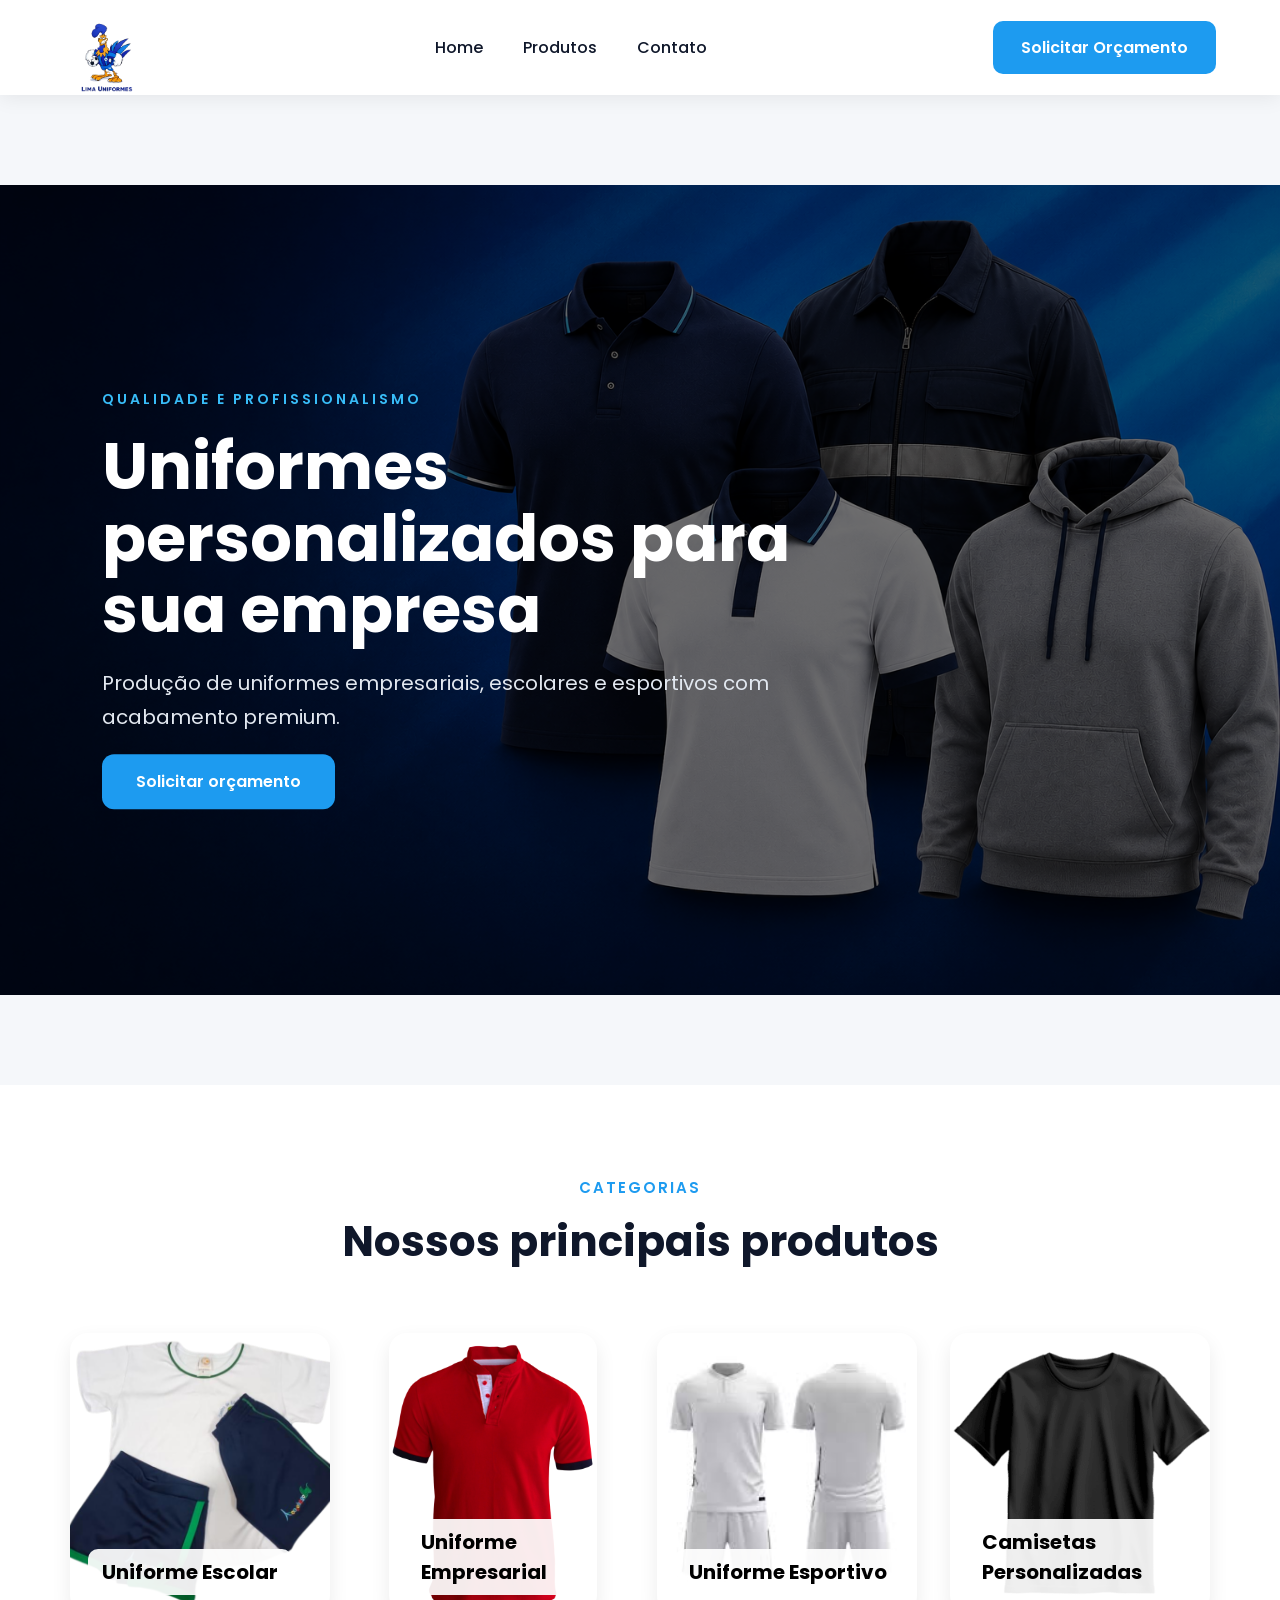
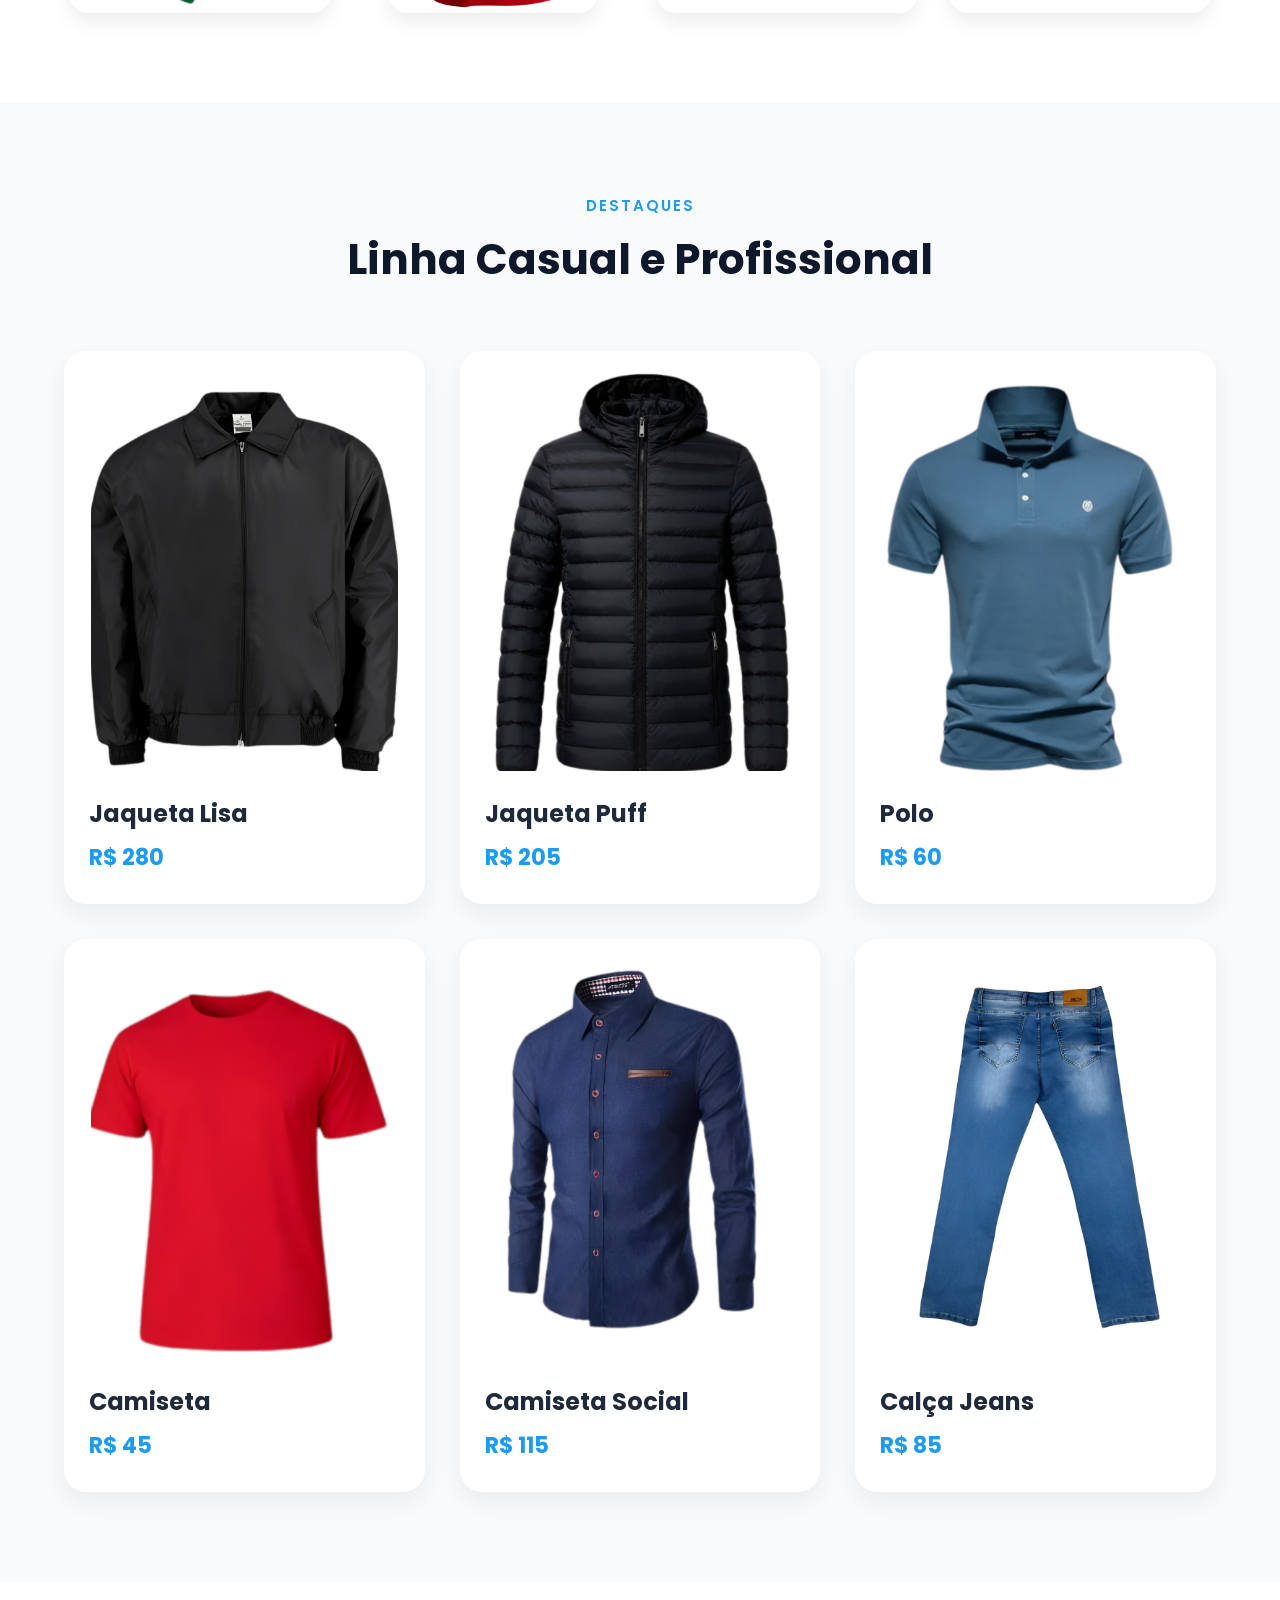
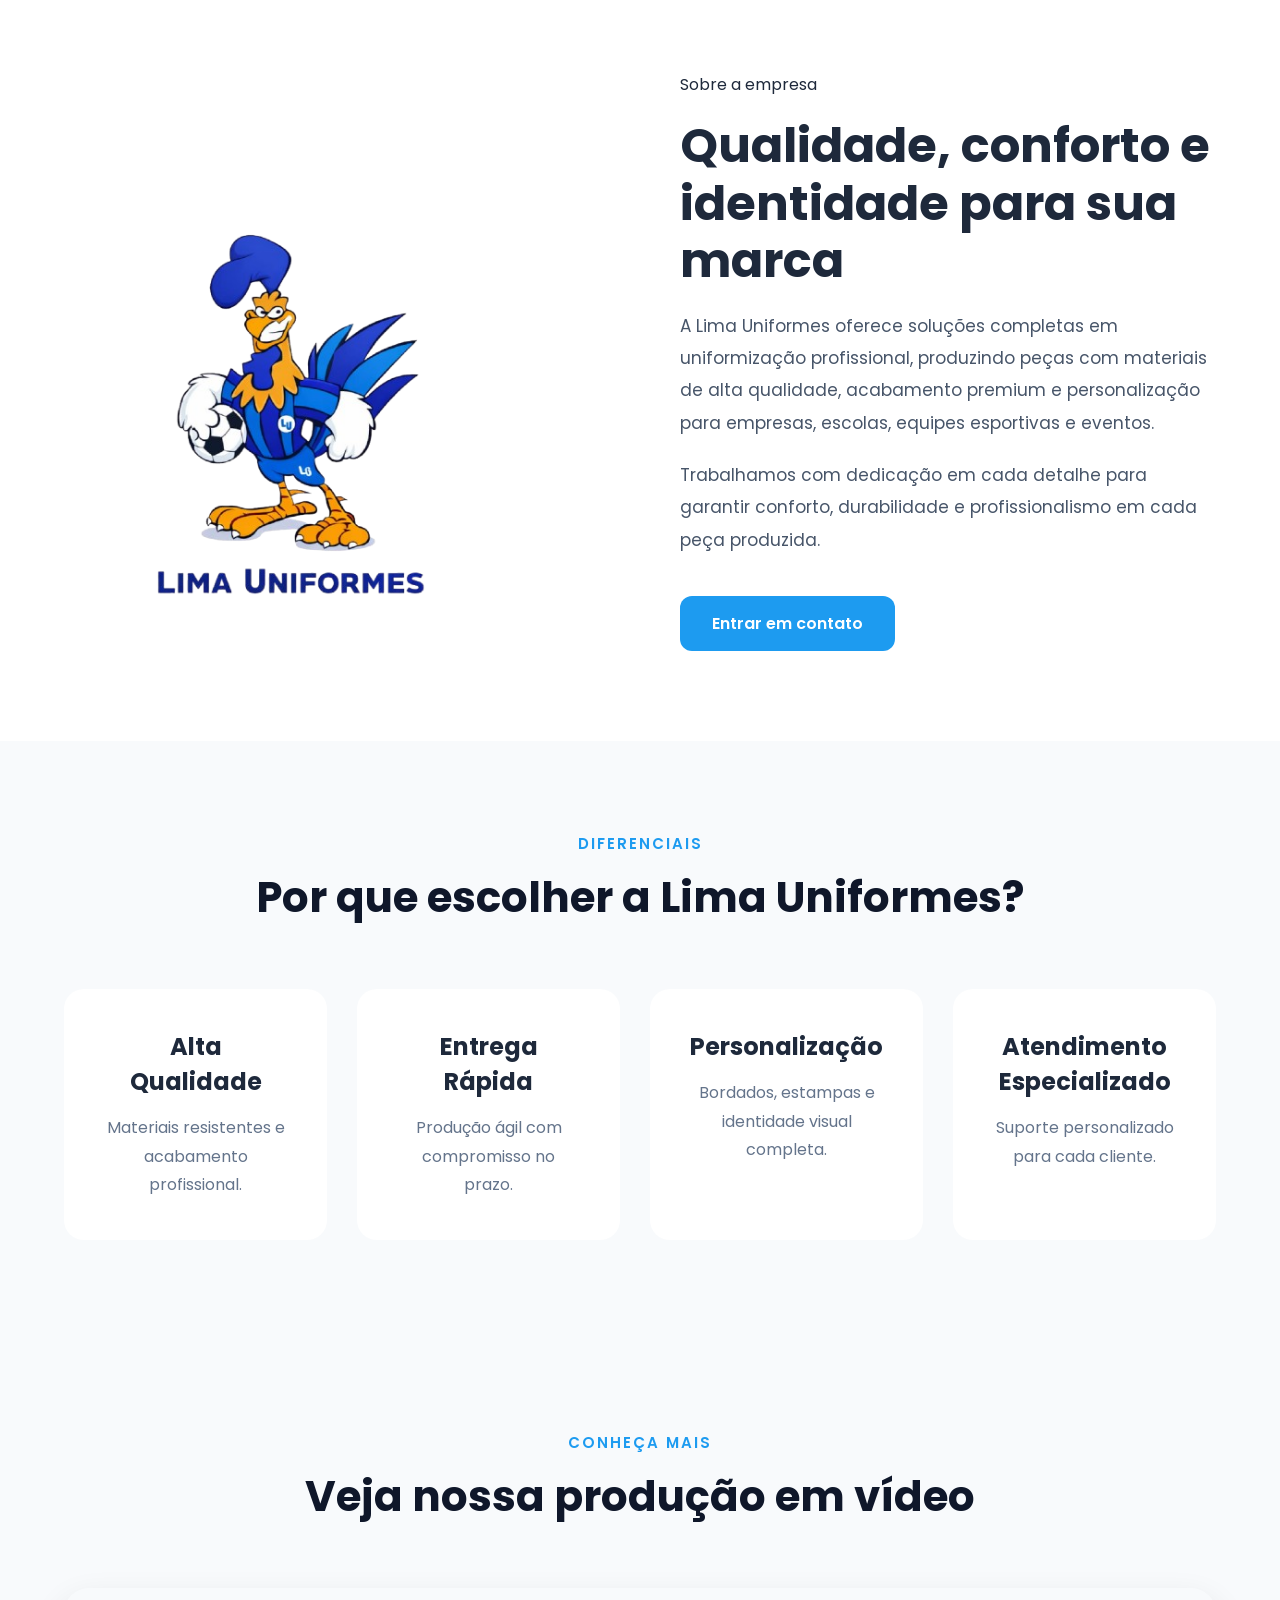
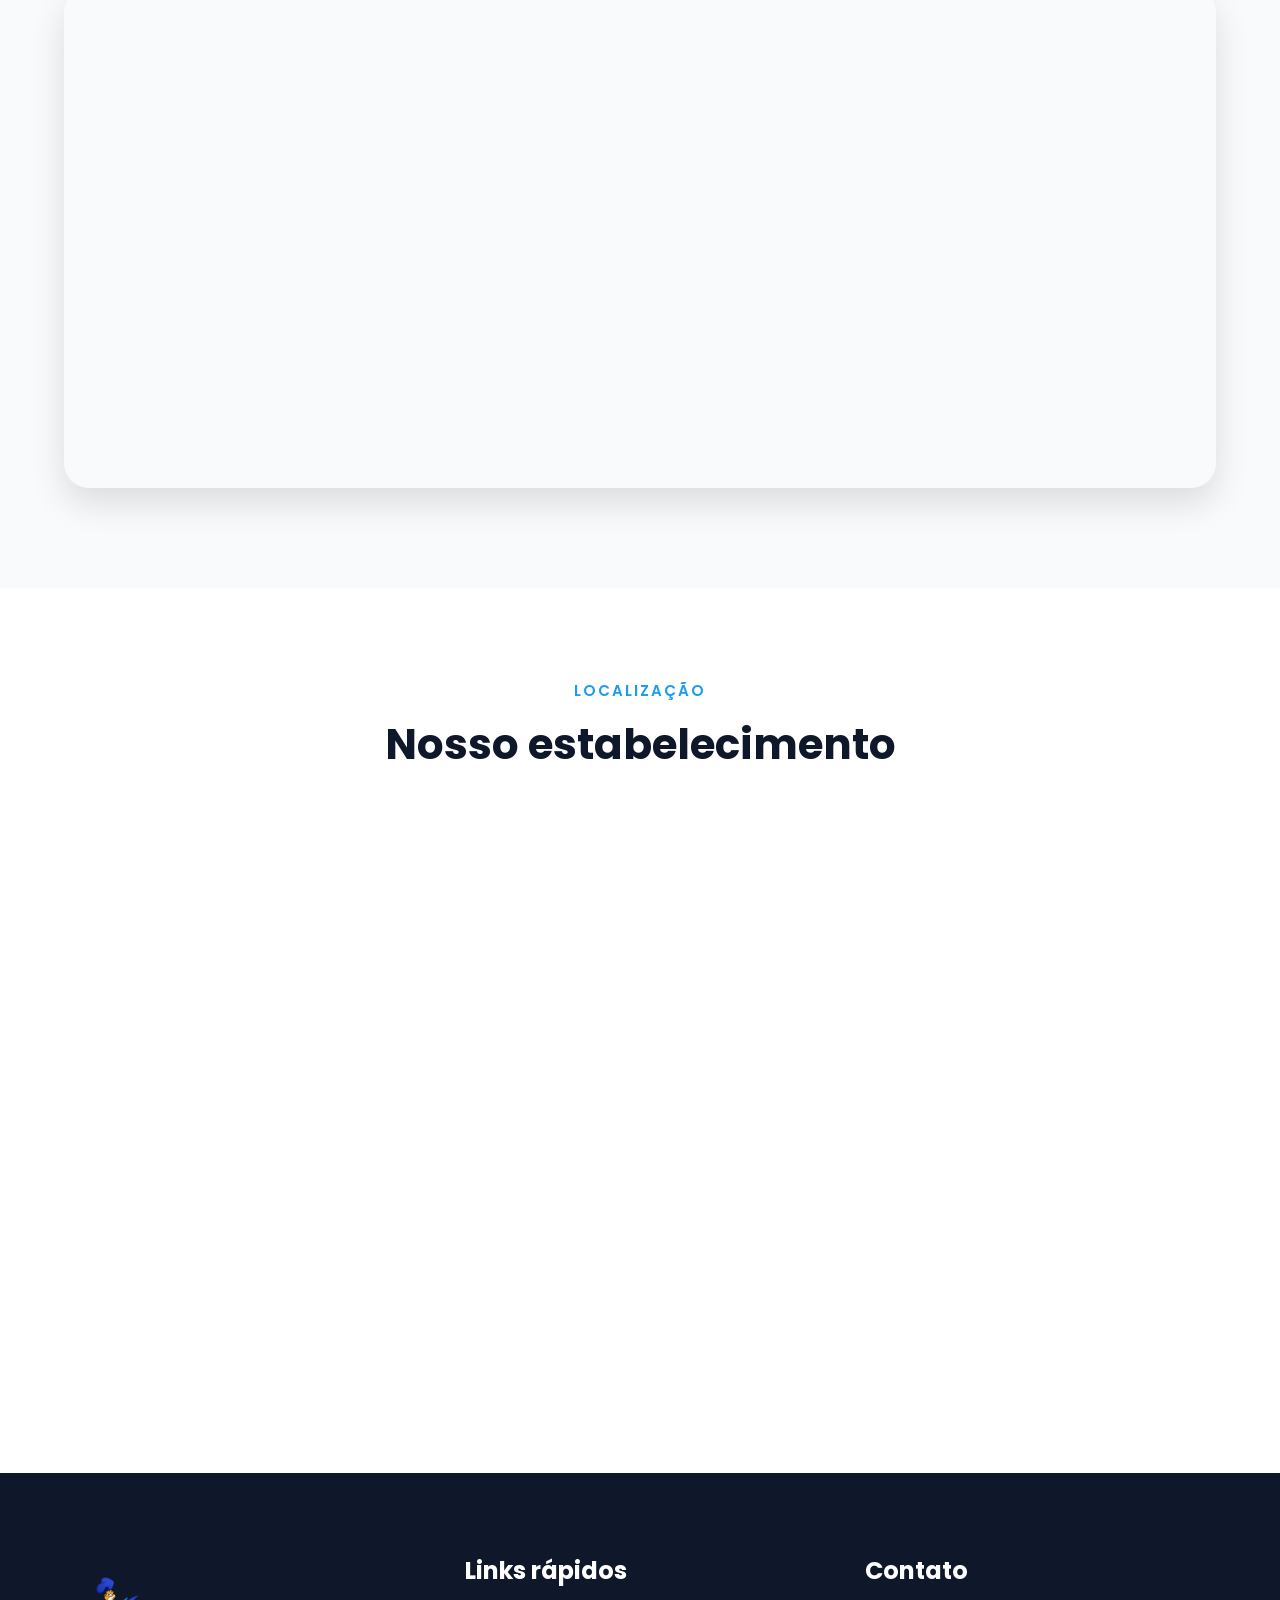
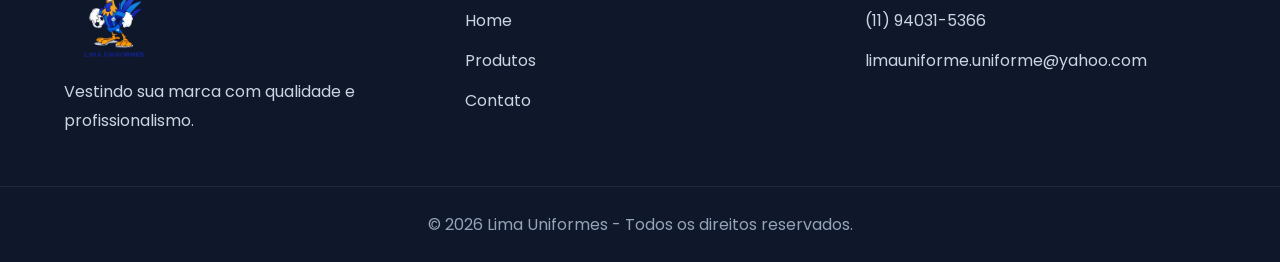
<file: index.html>
<!DOCTYPE html>
<html lang="pt-br">

<head>
    <meta charset="UTF-8">
    <meta name="viewport" content="width=device-width, initial-scale=1.0">

    <title>Lima Uniformes</title>

    <link rel="stylesheet" href="css/estilo.css">
    <link rel="shortcut icon" href="img/logo.png" type="image/x-icon">

    <!-- Fonte -->
    <link rel="preconnect" href="https://fonts.googleapis.com">
    <link rel="preconnect" href="https://fonts.gstatic.com" crossorigin>

    <link href="https://fonts.googleapis.com/css2?family=Poppins:wght@300;400;500;600;700&display=swap"
        rel="stylesheet">
</head>

<body>

    <header class="header">

        <div class="container header-container">

            <a href="index.html" class="logo-area">
                <img src="img/logo.png" alt="Lima Uniformes" class="logo">
            </a>

            <nav class="navbar">

                <ul class="menu">

                    <li><a href="index.html">Home</a></li>

                    <li><a href="produtos.html">Produtos</a></li>

                    <li><a href="contato.html">Contato</a></li>

                </ul>

            </nav>

            <a href="https://wa.me/5511940315366" target="_blank" class="btn-whatsapp">
                Solicitar Orçamento
            </a>

        </div>

    </header>

    <section class="banner">

        <div class="slider">

            <div class="slide active">
                <img src="img/banner1.png" alt="Uniformes Profissionais">

                <div class="slide-text">

                    <span class="mini-text">
                        Qualidade e Profissionalismo
                    </span>

                    <h1>
                        Uniformes personalizados para sua empresa
                    </h1>

                    <p>
                        Produção de uniformes empresariais, escolares e esportivos
                        com acabamento premium.
                    </p>

                    <a href="contato.html" class="btn-banner">
                        Solicitar orçamento
                    </a>

                </div>
            </div>

            <div class="slide">
                <img src="img/banner2.png" alt="Moda Casual">

                <div class="slide-text">

                    <span class="mini-text">
                        Linha Casual
                    </span>

                    <h1>
                        Jaquetas, camisetas e moletons
                    </h1>

                    <p>
                        Conforto, estilo e qualidade para o dia a dia.
                    </p>

                    <a href="produtos.html" class="btn-banner">
                        Ver produtos
                    </a>

                </div>
            </div>

            <div class="slide">
                <img src="img/banner3.png" alt="Uniformes Escolares">

                <div class="slide-text">

                    <span class="mini-text">
                        Atendimento Completo
                    </span>

                    <h1>
                        Uniformização para todos os segmentos
                    </h1>

                    <p>
                        Escolas, empresas, eventos, comércios e equipes esportivas.
                    </p>

                    <a href="contato.html" class="btn-banner">
                        Falar conosco
                    </a>

                </div>
            </div>

        </div>

    </section>

    <section class="categorias">

        <div class="container">

            <div class="section-title">

                <span>Categorias</span>

                <h2>
                    Nossos principais produtos
                </h2>

            </div>

            <div class="categorias-grid">

                <div class="categoria-card">
                    <img src="img/produtos4.png" alt="">
                    <h3>Uniforme Escolar</h3>
                </div>

                <div class="categoria-card">
                    <img src="img/produtos5.png" alt="">
                    <h3>Uniforme Empresarial</h3>
                </div>

                <div class="categoria-card">
                    <img src="img/produtos1.jpg" alt="">
                    <h3>Uniforme Esportivo</h3>
                </div>

                <div class="categoria-card">
                    <img src="img/produtos6.png" alt="">
                    <h3>Camisetas Personalizadas</h3>
                </div>

            </div>

        </div>

    </section>

    <section class="produtos">

        <div class="container">

            <div class="section-title">

                <span>Destaques</span>

                <h2>
                    Linha Casual e Profissional
                </h2>

            </div>

            <div class="produtos-grid">

                <div class="produto-card">
                    <img src="img/jaquetalisa.png" alt="">
                    <h3>Jaqueta Lisa</h3>
                    <p>R$ 280</p>
                </div>

                <div class="produto-card">
                    <img src="img/jaquetapuff.png" alt="">
                    <h3>Jaqueta Puff</h3>
                    <p>R$ 205</p>
                </div>

                <div class="produto-card">
                    <img src="img/polo.png" alt="">
                    <h3>Polo</h3>
                    <p>R$ 60</p>
                </div>

                <div class="produto-card">
                    <img src="img/camiseta.png" alt="">
                    <h3>Camiseta</h3>
                    <p>R$ 45</p>
                </div>

                <div class="produto-card">
                    <img src="img/camisetasocial.png" alt="">
                    <h3>Camiseta Social</h3>
                    <p>R$ 115</p>
                </div>

                <div class="produto-card">
                    <img src="img/calcajeans.png" alt="">
                    <h3>Calça Jeans</h3>
                    <p>R$ 85</p>
                </div>

            </div>

        </div>

    </section>

    <section class="sobre">

        <div class="container sobre-container">

            <div class="sobre-img">
                <img src="img/logo.png" alt="Lima Uniformes">
            </div>

            <div class="sobre-text">

                <span>Sobre a empresa</span>

                <h2>
                    Qualidade, conforto e identidade para sua marca
                </h2>

                <p>
                    A Lima Uniformes oferece soluções completas em uniformização
                    profissional, produzindo peças com materiais de alta qualidade,
                    acabamento premium e personalização para empresas, escolas,
                    equipes esportivas e eventos.
                </p>

                <p>
                    Trabalhamos com dedicação em cada detalhe para garantir conforto,
                    durabilidade e profissionalismo em cada peça produzida.
                </p>

                <a href="contato.html" class="btn-sobre">
                    Entrar em contato
                </a>

            </div>

        </div>

    </section>

    <section class="diferenciais">

        <div class="container">

            <div class="section-title">

                <span>Diferenciais</span>

                <h2>
                    Por que escolher a Lima Uniformes?
                </h2>

            </div>

            <div class="diferenciais-grid">

                <div class="diferencial-card">
                    <h3>Alta Qualidade</h3>
                    <p>
                        Materiais resistentes e acabamento profissional.
                    </p>
                </div>

                <div class="diferencial-card">
                    <h3>Entrega Rápida</h3>
                    <p>
                        Produção ágil com compromisso no prazo.
                    </p>
                </div>

                <div class="diferencial-card">
                    <h3>Personalização</h3>
                    <p>
                        Bordados, estampas e identidade visual completa.
                    </p>
                </div>

                <div class="diferencial-card">
                    <h3>Atendimento Especializado</h3>
                    <p>
                        Suporte personalizado para cada cliente.
                    </p>
                </div>

            </div>

        </div>

    </section>

<section class="video-section">

    <div class="container">

        <div class="section-title">

            <span>Conheça mais</span>

            <h2>
                Veja nossa produção em vídeo
            </h2>

        </div>

        <div class="video-container">

            <iframe
                width="100%"
                height="500"
                src="https://www.youtube.com/embed/9uqP5lCK4ps"
                title="Vídeo Lima Uniformes"
                frameborder="0"
                allow="accelerometer; autoplay; clipboard-write; encrypted-media; gyroscope; picture-in-picture"
                allowfullscreen>
            </iframe>

        </div>

    </div>

</section>

<section class="mapa">

    <div class="container">

        <div class="section-title">

            <span>Localização</span>

            <h2>
                Nosso estabelecimento
            </h2>

        </div>

        <iframe
            src="https://www.google.com/maps/embed?pb=!1m18!1m12!1m3!1d3656.1766699601385!2d-46.48048!3d-23.597996100000003!2m3!1f0!2f0!3f0!3m2!1i1024!2i768!4f13.1!3m3!1m2!1s0x94ce67cda4017adf%3A0x61f97e5f3dbc8b3a!2sR.%20%C3%82ngelo%20Malanga%2C%20462%20-%20Cidade%20S%C3%A3o%20Mateus%2C%20S%C3%A3o%20Paulo%20-%20SP%2C%2003960-030!5e0!3m2!1spt-BR!2sbr!4v1778968969639!5m2!1spt-BR!2sbr"
            width="800"
            height="600"
            style="border:0;"
            allowfullscreen=""
            loading="lazy"
            referrerpolicy="no-referrer-when-downgrade">
        </iframe>

    </div>

</section>

    <footer class="footer">

        <div class="container footer-container">

            <div class="footer-logo">

                <img src="img/logo.png" alt="Lima Uniformes">

                <p>
                    Vestindo sua marca com qualidade e profissionalismo.
                </p>

            </div>

            <div class="footer-links">

                <h3>Links rápidos</h3>

                <a href="index.html">Home</a>
                <a href="produtos.html">Produtos</a>
                <a href="contato.html">Contato</a>

            </div>

            <div class="footer-contato">

                <h3>Contato</h3>

                <p>(11) 94031-5366</p>

                <p>
                    limauniforme.uniforme@yahoo.com
                </p>

            </div>

        </div>

        <div class="footer-bottom">

            <p>
                © 2026 Lima Uniformes - Todos os direitos reservados.
            </p>

        </div>

    </footer>

    <script>

        let slides = document.querySelectorAll('.slide');
        let currentSlide = 0;

        function nextSlide() {

            slides[currentSlide].classList.remove('active');

            currentSlide = (currentSlide + 1) % slides.length;

            slides[currentSlide].classList.add('active');
        }

        setInterval(nextSlide, 5000);

    </script>

</body>

</html>
</file>
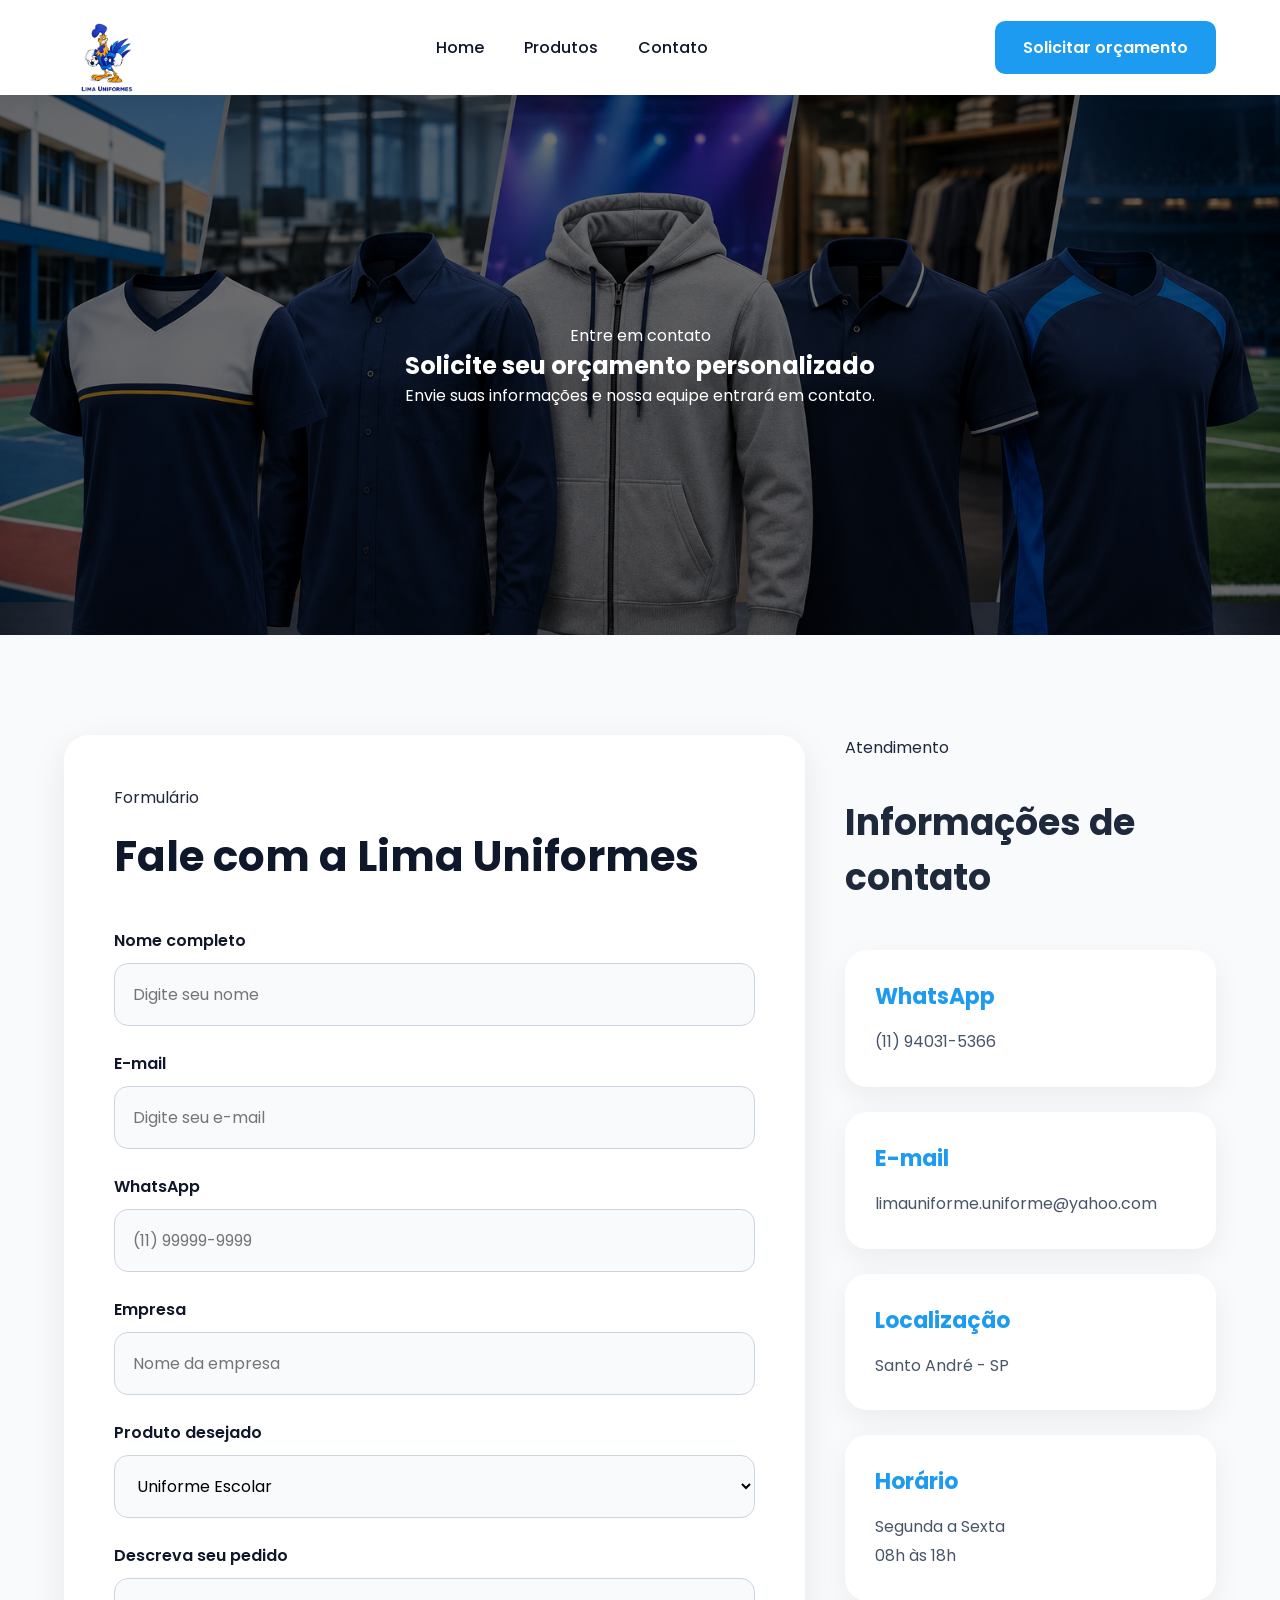
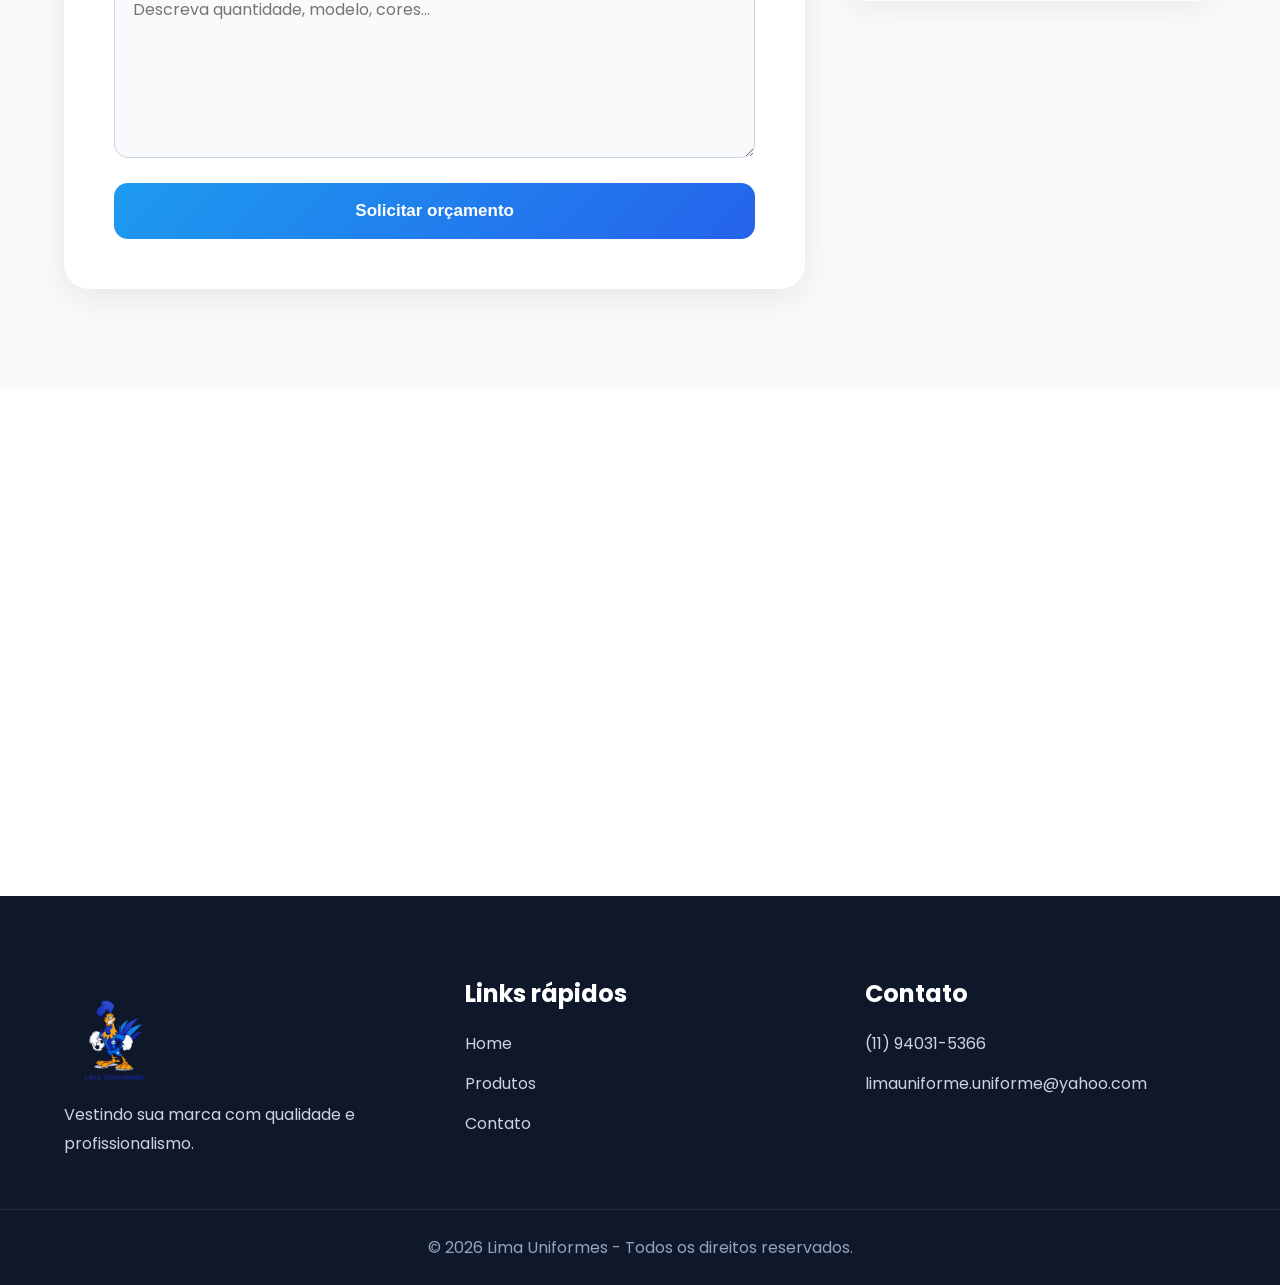
<file: contato.html>
<!DOCTYPE html>
<html lang="pt-br">

<head>

    <meta charset="UTF-8">
    <meta name="viewport" content="width=device-width, initial-scale=1.0">

    <title>Contato | Lima Uniformes</title>

    <link rel="shortcut icon" href="img/logo.png" type="image/x-icon">
    
    <link rel="stylesheet" href="css/contato.css">

    <!-- Fonte -->
    <link rel="preconnect" href="https://fonts.googleapis.com">
    <link rel="preconnect" href="https://fonts.gstatic.com" crossorigin>

    <link href="https://fonts.googleapis.com/css2?family=Poppins:wght@300;400;500;600;700&display=swap"
        rel="stylesheet">

</head>

<body>

    <header class="header">

        <div class="container header-container">

            <a href="index.html" class="logo-area">
                <img src="img/logo.png" alt="Lima Uniformes" class="logo">
            </a>

            <nav class="navbar">

                <ul class="menu">

                    <li><a href="index.html">Home</a></li>

                    <li><a href="produtos.html">Produtos</a></li>

                    <li><a href="contato.html" class="active">Contato</a></li>

                </ul>

            </nav>

            <a href="https://wa.me/5511940315366"
                target="_blank"
                class="btn-whatsapp">

                Solicitar orçamento

            </a>

        </div>

    </header>

    <section class="banner-contato">

        <img src="img/banner3.png"
            alt="Banner Contato Lima Uniformes"
            class="banner-contato-img">

        <div class="overlay"></div>

        <div class="banner-content">

            <span class="mini-text">
                Entre em contato
            </span>

            <h1>
                Solicite seu orçamento personalizado
            </h1>

            <p>
                Envie suas informações e nossa equipe entrará em contato.
            </p>

        </div>

    </section>

    <main class="contato-page">

        <div class="container contato-container">

            <div class="formulario-contato">

                <span class="mini-text">
                    Formulário
                </span>

                <h2>
                    Fale com a Lima Uniformes
                </h2>

                <form action="https://formspree.io/f/xredzqdy"
    method="POST"
    class="formulario">

    <input type="hidden" name="_subject" value="Novo orçamento - Lima Uniformes">

    <div class="input-group">
        <label>Nome completo</label>
        <input type="text" name="nome" placeholder="Digite seu nome" required>
    </div>

    <div class="input-group">
        <label>E-mail</label>
        <input type="email" name="email" placeholder="Digite seu e-mail" required>
    </div>

    <div class="input-group">
        <label>WhatsApp</label>
        <input type="tel" name="whatsapp" placeholder="(11) 99999-9999" required>
    </div>

    <div class="input-group">
        <label>Empresa</label>
        <input type="text" name="empresa" placeholder="Nome da empresa">
    </div>

    <div class="input-group">
        <label>Produto desejado</label>
        <select name="produto">
            <option>Uniforme Escolar</option>
            <option>Uniforme Empresarial</option>
            <option>Uniforme Esportivo</option>
            <option>Camiseta Personalizada</option>
            <option>Jaqueta</option>
            <option>Moletom</option>
            <option>Outro</option>
        </select>
    </div>

    <div class="input-group">
        <label>Descreva seu pedido</label>
        <textarea name="descricao"
            placeholder="Descreva quantidade, modelo, cores..."
            required></textarea>
    </div>

    <button type="submit" class="btn-enviar">
        Solicitar orçamento
    </button>

</form>
            </div>

            <div class="info-contato">

                <span class="mini-text">
                    Atendimento
                </span>

                <h2>
                    Informações de contato
                </h2>

                <div class="info-card">

                    <h3>
                        WhatsApp
                    </h3>

                    <p>
                        (11) 94031-5366
                    </p>

                </div>

                <div class="info-card">

                    <h3>
                        E-mail
                    </h3>

                    <p>
                        limauniforme.uniforme@yahoo.com
                    </p>

                </div>

                <div class="info-card">

                    <h3>
                        Localização
                    </h3>

                    <p>
                        Santo André - SP
                    </p>

                </div>

                <div class="info-card">

                    <h3>
                        Horário
                    </h3>

                    <p>
                        Segunda a Sexta
                        <br>
                        08h às 18h
                    </p>

                </div>

            </div>

        </div>

    </main>

    <section class="mapa">

       <iframe
            src="https://www.google.com/maps/embed?pb=!1m18!1m12!1m3!1d3656.1766699601385!2d-46.48048!3d-23.597996100000003!2m3!1f0!2f0!3f0!3m2!1i1024!2i768!4f13.1!3m3!1m2!1s0x94ce67cda4017adf%3A0x61f97e5f3dbc8b3a!2sR.%20%C3%82ngelo%20Malanga%2C%20462%20-%20Cidade%20S%C3%A3o%20Mateus%2C%20S%C3%A3o%20Paulo%20-%20SP%2C%2003960-030!5e0!3m2!1spt-BR!2sbr!4v1778968969639!5m2!1spt-BR!2sbr"
            width="800"
            height="600"
            style="border:0;"
            allowfullscreen=""
            loading="lazy"
            referrerpolicy="no-referrer-when-downgrade">
        </iframe>

    </section>

    <footer class="footer">

        <div class="container footer-container">

            <div class="footer-logo">

                <img src="img/logo.png" alt="Lima Uniformes">

                <p>
                    Vestindo sua marca com qualidade e profissionalismo.
                </p>

            </div>

            <div class="footer-links">

                <h3>Links rápidos</h3>

                <a href="index.html">Home</a>
                <a href="produtos.html">Produtos</a>
                <a href="contato.html">Contato</a>

            </div>

            <div class="footer-contato">

                <h3>Contato</h3>

                <p>(11) 94031-5366</p>

                <p>
                    limauniforme.uniforme@yahoo.com
                </p>

            </div>

        </div>

        <div class="footer-bottom">

            <p>
                © 2026 Lima Uniformes - Todos os direitos reservados.
            </p>

        </div>

    </footer>

</body>

</html>
</file>
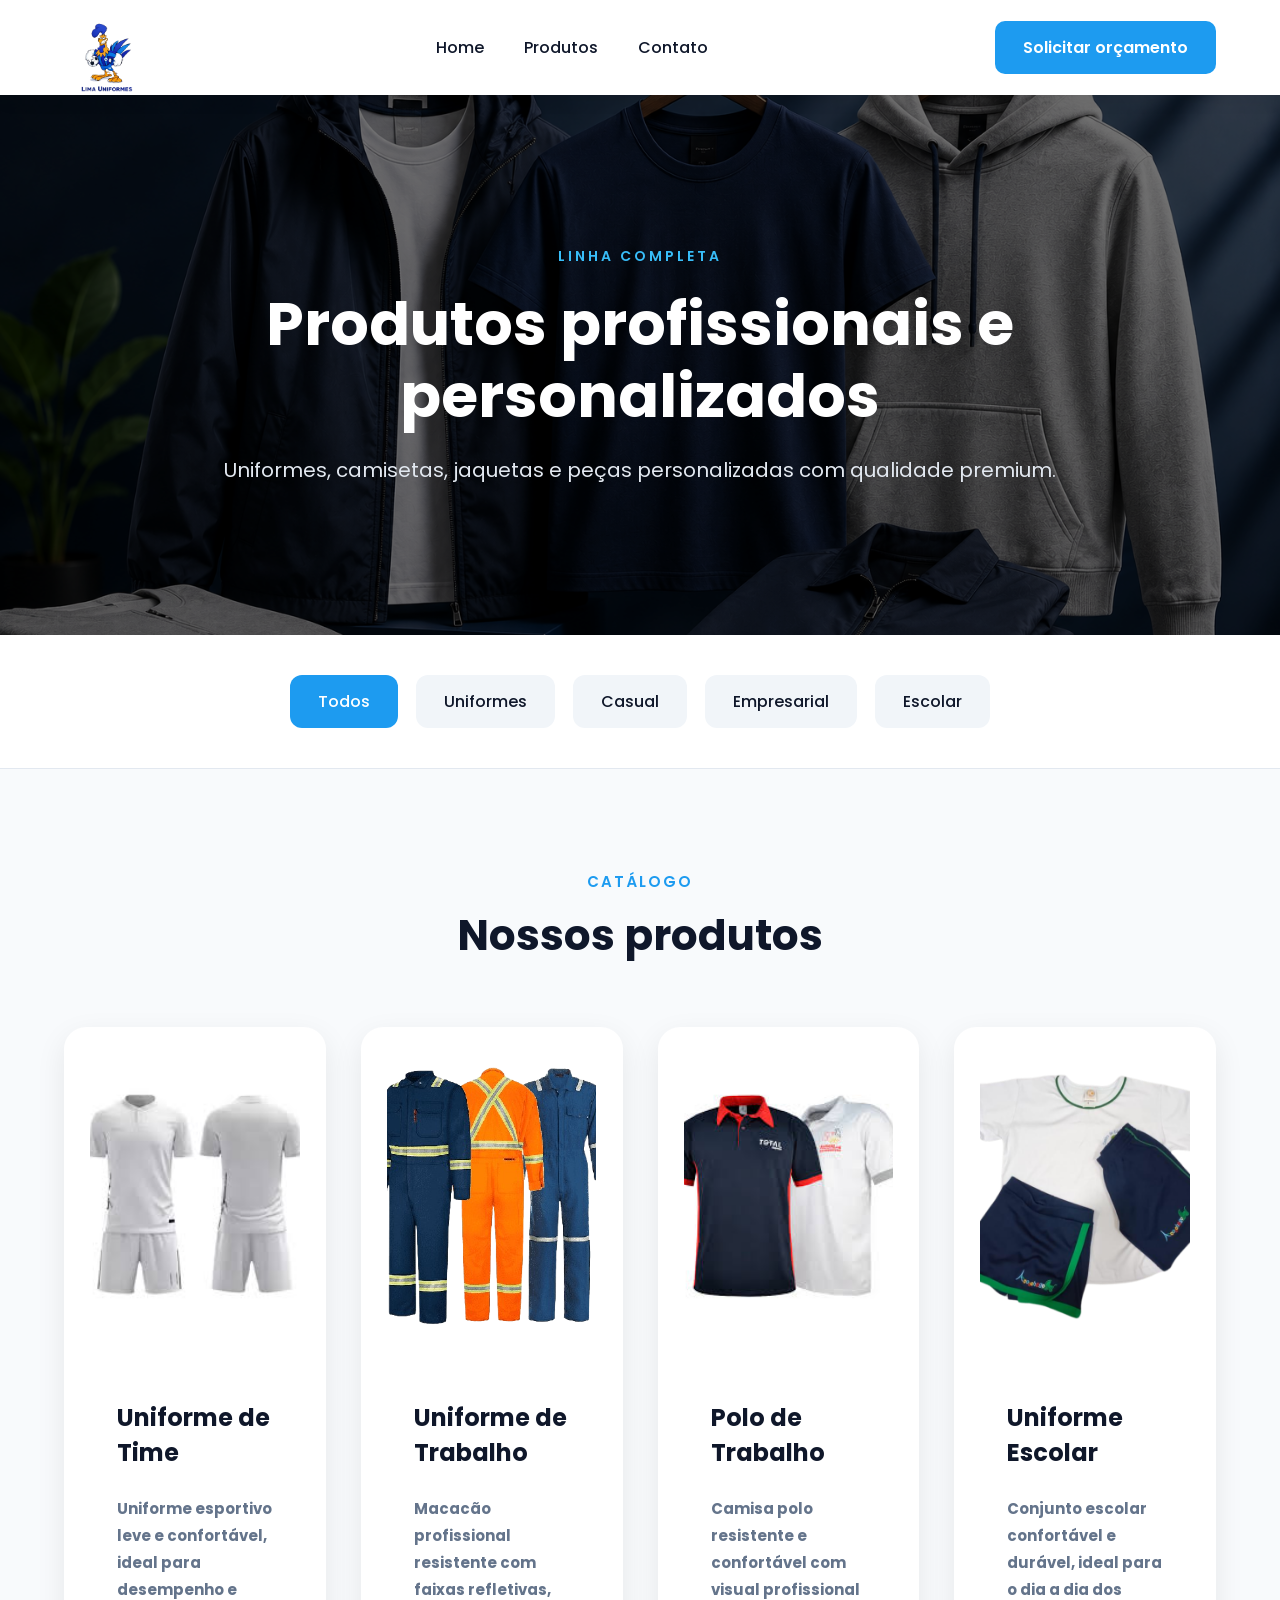
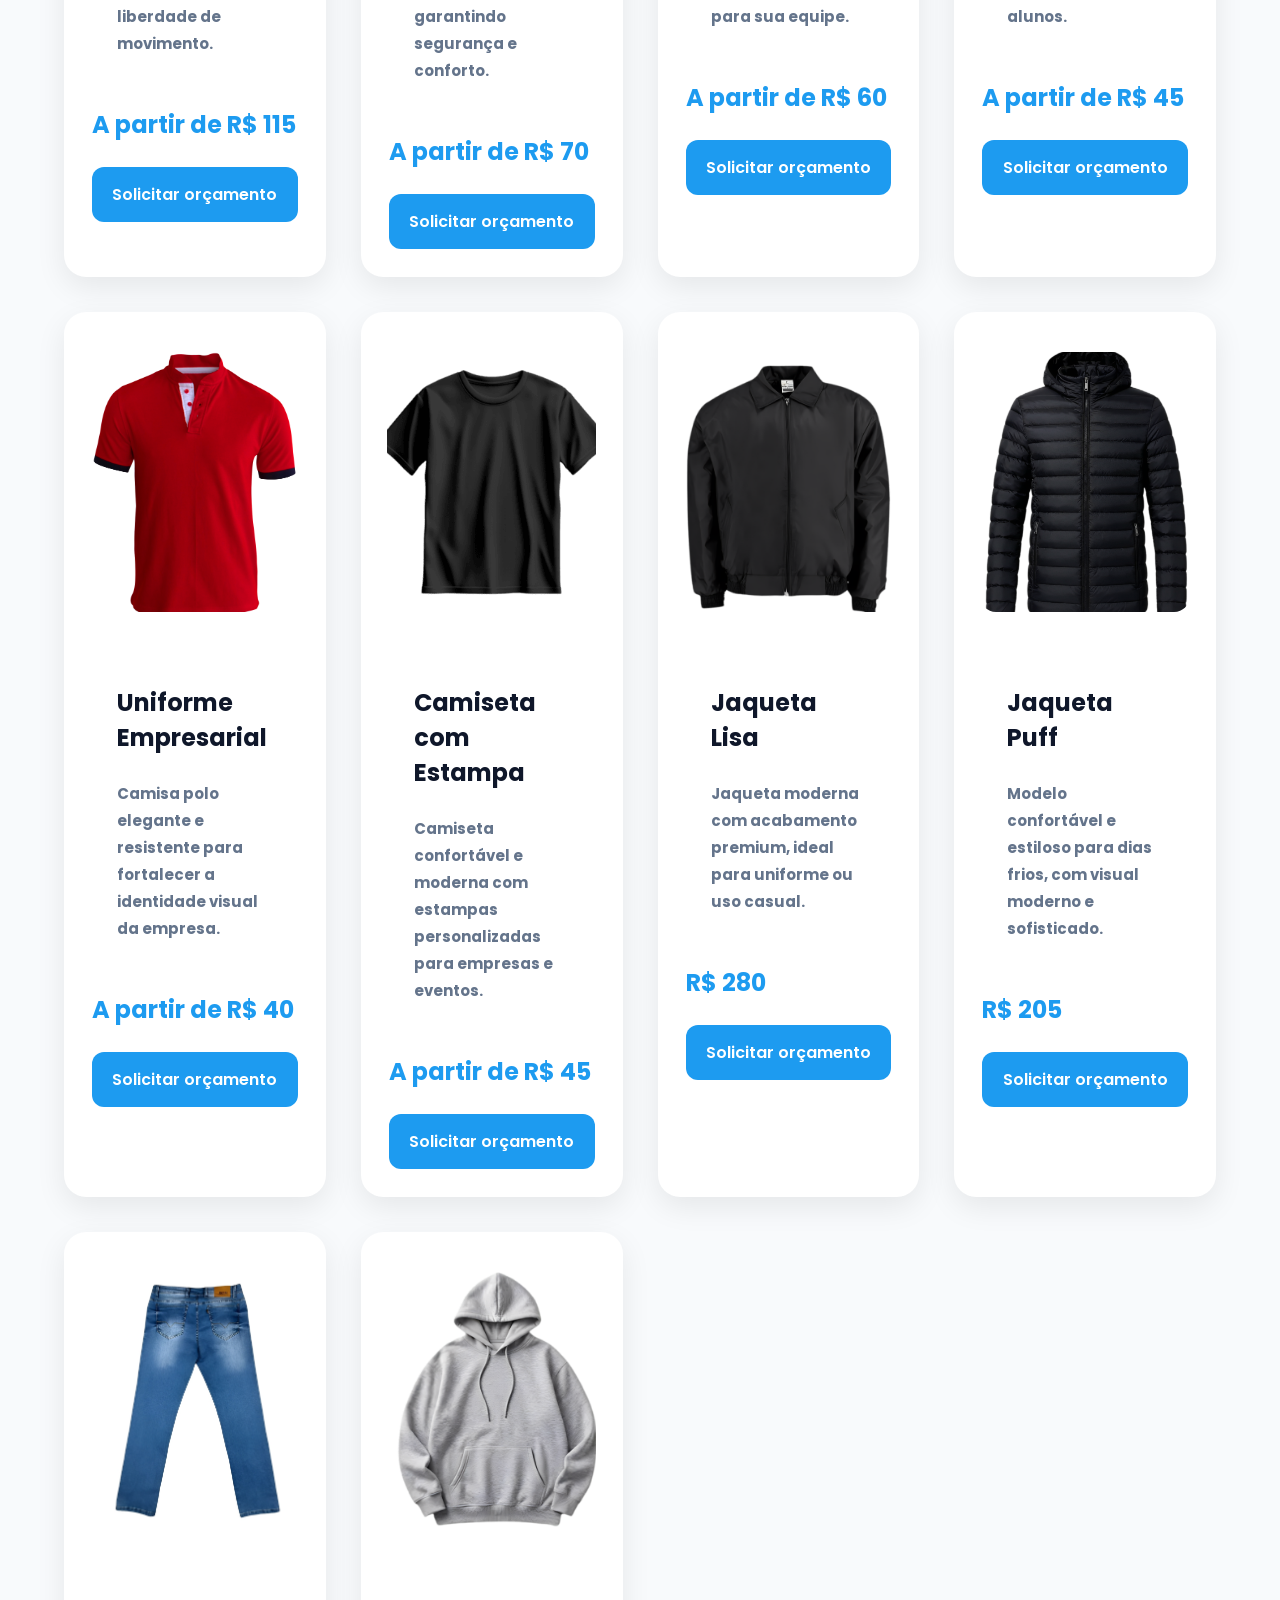
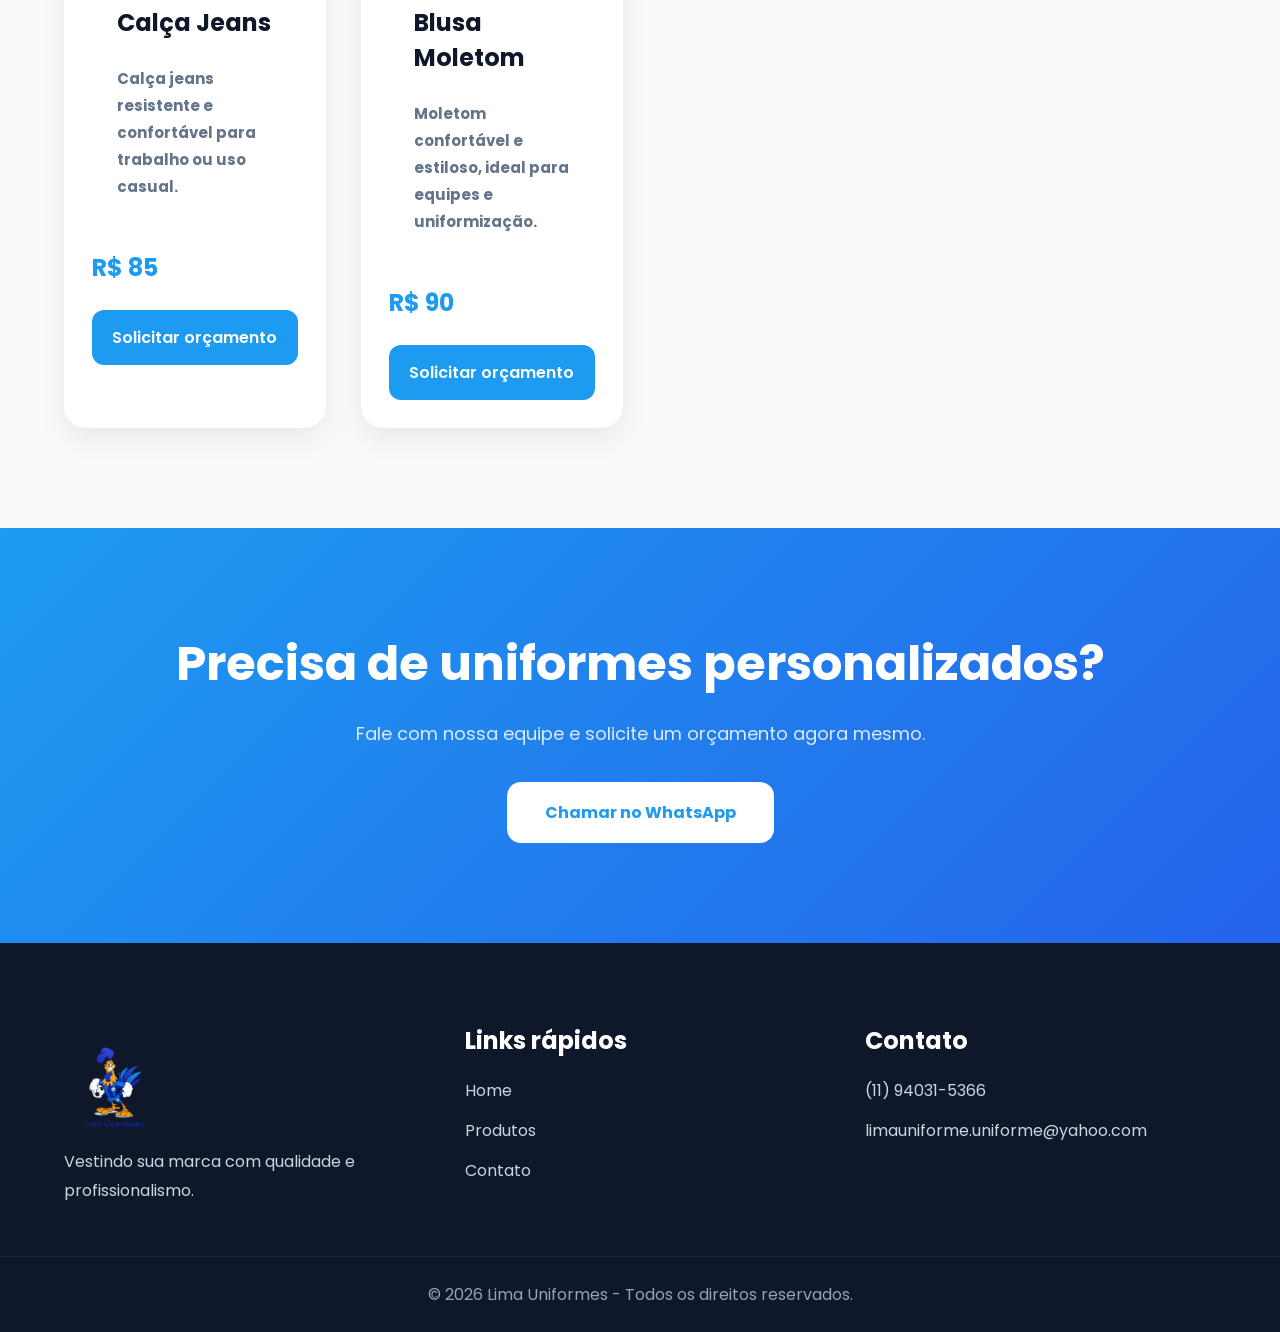
<file: produtos.html>
<!DOCTYPE html>
<html lang="pt-br">

<head>

    <meta charset="UTF-8">
    <meta name="viewport" content="width=device-width, initial-scale=1.0">

    <title>Produtos | Lima Uniformes</title>

    <link rel="stylesheet" href="css/estilo.css">
    <link rel="stylesheet" href="css/estilo_produtos.css">

    <link rel="shortcut icon" href="img/logo.png" type="image/x-icon">

    <!-- Fonte -->
    <link rel="preconnect" href="https://fonts.googleapis.com">
    <link rel="preconnect" href="https://fonts.gstatic.com" crossorigin>

    <link href="https://fonts.googleapis.com/css2?family=Poppins:wght@300;400;500;600;700&display=swap"
        rel="stylesheet">

</head>

<body>

    <header class="header">

        <div class="container header-container">

            <a href="index.html" class="logo-area">
                <img src="img/logo.png" alt="Lima Uniformes" class="logo">
            </a>

            <nav class="navbar">

                <ul class="menu">

                    <li><a href="index.html">Home</a></li>

                    <li><a href="produtos.html" class="active">Produtos</a></li>

                    <li><a href="contato.html">Contato</a></li>

                </ul>

            </nav>

            <a href="https://wa.me/5511940315366" target="_blank" class="btn-whatsapp">
                Solicitar orçamento
            </a>

        </div>

    </header>

<section class="banner-produtos">

    <img src="img/banner2.png"
         alt="Banner Produtos Lima Uniformes"
         class="banner-produtos-img">

    <div class="overlay"></div>

    <div class="banner-content">

        <span class="mini-text">
            Linha completa
        </span>

        <h1>
            Produtos profissionais e personalizados
        </h1>

        <p>
            Uniformes, camisetas, jaquetas e peças personalizadas
            com qualidade premium.
        </p>

    </div>

</section>

    <section class="categorias-produtos">

        <div class="container">

            <div class="categoria-item active">
                Todos
            </div>

            <div class="categoria-item">
                Uniformes
            </div>

            <div class="categoria-item">
                Casual
            </div>

            <div class="categoria-item">
                Empresarial
            </div>

            <div class="categoria-item">
                Escolar
            </div>

        </div>

    </section>

    <main class="produtos-page">

        <div class="container">

            <div class="section-title">

                <span>Catálogo</span>

                <h2>
                    Nossos produtos
                </h2>

            </div>

            <div class="produtos-grid">

                <div class="produto-card">

                    <div class="produto-img">
                        <img src="img/produtos1.jpg" alt="Uniforme de Time">
                    </div>

                    <div class="produto-info">

                        <h3>
                            Uniforme de Time
                        </h3>

                        <p>
                            Uniforme esportivo leve e confortável,
                            ideal para desempenho e liberdade de movimento.
                        </p>

                        <span class="preco">
                            A partir de R$ 115
                        </span>

                        <a href="https://wa.me/5511940315366" target="_blank" class="btn-produto">
                            Solicitar orçamento
                        </a>

                    </div>

                </div>

                <div class="produto-card">

                    <div class="produto-img">
                        <img src="img/produtos2.png" alt="Uniforme de Trabalho">
                    </div>

                    <div class="produto-info">

                        <h3>
                            Uniforme de Trabalho
                        </h3>

                        <p>
                            Macacão profissional resistente com faixas refletivas,
                            garantindo segurança e conforto.
                        </p>

                        <span class="preco">
                            A partir de R$ 70
                        </span>

                        <a href="https://wa.me/5511940315366" target="_blank" class="btn-produto">
                            Solicitar orçamento
                        </a>

                    </div>

                </div>

                <div class="produto-card">

                    <div class="produto-img">
                        <img src="img/produtos3.png" alt="Polo de Trabalho">
                    </div>

                    <div class="produto-info">

                        <h3>
                            Polo de Trabalho
                        </h3>

                        <p>
                            Camisa polo resistente e confortável com
                            visual profissional para sua equipe.
                        </p>

                        <span class="preco">
                            A partir de R$ 60
                        </span>

                        <a href="https://wa.me/5511940315366" target="_blank" class="btn-produto">
                            Solicitar orçamento
                        </a>

                    </div>

                </div>

                <div class="produto-card">

                    <div class="produto-img">
                        <img src="img/produtos4.png" alt="Uniforme Escolar">
                    </div>

                    <div class="produto-info">

                        <h3>
                            Uniforme Escolar
                        </h3>

                        <p>
                            Conjunto escolar confortável e durável,
                            ideal para o dia a dia dos alunos.
                        </p>

                        <span class="preco">
                            A partir de R$ 45
                        </span>

                        <a href="https://wa.me/5511940315366" target="_blank" class="btn-produto">
                            Solicitar orçamento
                        </a>

                    </div>

                </div>

                <div class="produto-card">

                    <div class="produto-img">
                        <img src="img/produtos5.png" alt="Uniforme Empresarial">
                    </div>

                    <div class="produto-info">

                        <h3>
                            Uniforme Empresarial
                        </h3>

                        <p>
                            Camisa polo elegante e resistente para
                            fortalecer a identidade visual da empresa.
                        </p>

                        <span class="preco">
                            A partir de R$ 40
                        </span>

                        <a href="https://wa.me/5511940315366" target="_blank" class="btn-produto">
                            Solicitar orçamento
                        </a>

                    </div>

                </div>

                <div class="produto-card">

                    <div class="produto-img">
                        <img src="img/produtos6.png" alt="Camiseta com Estampa">
                    </div>

                    <div class="produto-info">

                        <h3>
                            Camiseta com Estampa
                        </h3>

                        <p>
                            Camiseta confortável e moderna com estampas
                            personalizadas para empresas e eventos.
                        </p>

                        <span class="preco">
                            A partir de R$ 45
                        </span>

                        <a href="https://wa.me/5511940315366" target="_blank" class="btn-produto">
                            Solicitar orçamento
                        </a>

                    </div>

                </div>

                <div class="produto-card">

                    <div class="produto-img">
                        <img src="img/jaquetalisa.png" alt="Jaqueta Lisa">
                    </div>

                    <div class="produto-info">

                        <h3>Jaqueta Lisa</h3>

                        <p>
                            Jaqueta moderna com acabamento premium,
                            ideal para uniforme ou uso casual.
                        </p>

                        <span class="preco">
                            R$ 280
                        </span>

                        <a href="https://wa.me/5511940315366" target="_blank" class="btn-produto">
                            Solicitar orçamento
                        </a>

                    </div>

                </div>

                <div class="produto-card">

                    <div class="produto-img">
                        <img src="img/jaquetapuff.png" alt="Jaqueta Puff">
                    </div>

                    <div class="produto-info">

                        <h3>Jaqueta Puff</h3>

                        <p>
                            Modelo confortável e estiloso para dias frios,
                            com visual moderno e sofisticado.
                        </p>

                        <span class="preco">
                            R$ 205
                        </span>

                        <a href="https://wa.me/5511940315366" target="_blank" class="btn-produto">
                            Solicitar orçamento
                        </a>

                    </div>

                </div>

                <div class="produto-card">

                    <div class="produto-img">
                        <img src="img/calcajeans.png" alt="Calça Jeans">
                    </div>

                    <div class="produto-info">

                        <h3>Calça Jeans</h3>

                        <p>
                            Calça jeans resistente e confortável para
                            trabalho ou uso casual.
                        </p>

                        <span class="preco">
                            R$ 85
                        </span>

                        <a href="https://wa.me/5511940315366" target="_blank" class="btn-produto">
                            Solicitar orçamento
                        </a>

                    </div>

                </div>

                <div class="produto-card">

                    <div class="produto-img">
                        <img src="img/blusamoletom.png" alt="Blusa Moletom">
                    </div>

                    <div class="produto-info">

                        <h3>Blusa Moletom</h3>

                        <p>
                            Moletom confortável e estiloso,
                            ideal para equipes e uniformização.
                        </p>

                        <span class="preco">
                            R$ 90
                        </span>

                        <a href="https://wa.me/5511940315366" target="_blank" class="btn-produto">
                            Solicitar orçamento
                        </a>

                    </div>

                </div>

            </div>

        </div>

    </main>

    <section class="cta">

        <div class="container cta-container">

            <h2>
                Precisa de uniformes personalizados?
            </h2>

            <p>
                Fale com nossa equipe e solicite um orçamento agora mesmo.
            </p>

            <a href="https://wa.me/5511940315366" target="_blank" class="btn-cta">
                Chamar no WhatsApp
            </a>

        </div>

    </section>

    <footer class="footer">

        <div class="container footer-container">

            <div class="footer-logo">

                <img src="img/logo.png" alt="Lima Uniformes">

                <p>
                    Vestindo sua marca com qualidade e profissionalismo.
                </p>

            </div>

            <div class="footer-links">

                <h3>Links rápidos</h3>

                <a href="../index.html">Home</a>
                <a href="produtos.html">Produtos</a>
                <a href="contato.html">Contato</a>

            </div>

            <div class="footer-contato">

                <h3>Contato</h3>

                <p>(11) 94031-5366</p>

                <p>
                    limauniforme.uniforme@yahoo.com
                </p>

            </div>

        </div>

        <div class="footer-bottom">

            <p>
                © 2026 Lima Uniformes - Todos os direitos reservados.
            </p>

        </div>

    </footer>
<script>

const categorias = document.querySelectorAll(".categoria-item");
const produtos = document.querySelectorAll(".produto-card");

categorias.forEach((categoria) => {

    categoria.addEventListener("click", () => {

        categorias.forEach((item) => {
            item.classList.remove("active");
        });

        categoria.classList.add("active");

        const textoCategoria = categoria.textContent.trim().toLowerCase();

        produtos.forEach((produto) => {

            const nomeProduto = produto.querySelector("h3")
                .textContent
                .toLowerCase();

            if(textoCategoria === "todos"){

                produto.style.display = "block";

            }else if(
                textoCategoria === "uniformes" &&
                nomeProduto.includes("uniforme")
            ){

                produto.style.display = "block";

            }else if(
                textoCategoria === "casual" &&
                (
                    nomeProduto.includes("jaqueta") ||
                    nomeProduto.includes("moletom") ||
                    nomeProduto.includes("jeans")
                )
            ){

                produto.style.display = "block";

            }else if(
                textoCategoria === "empresarial" &&
                (
                    nomeProduto.includes("polo") ||
                    nomeProduto.includes("empresarial")
                )
            ){

                produto.style.display = "block";

            }else if(
                textoCategoria === "escolar" &&
                nomeProduto.includes("escolar")
            ){

                produto.style.display = "block";

            }else{

                produto.style.display = "none";

            }

        });

    });

});

produtos.forEach((produto) => {

    produto.addEventListener("click", () => {

        const nome = produto.querySelector("h3").textContent;

        const descricao = produto.querySelector("p").textContent;

        const imagem = produto.querySelector("img").src;

        const url = `
popup.html?
nomeProduto=${encodeURIComponent(nome)}
&descProduto=${encodeURIComponent(descricao)}
&imgProduto=${encodeURIComponent(imagem)}
`;

        window.open(
            url,
            "_blank",
            "width=1200,height=700"
        );

    });

});

</script>

</body>

</html>
</file>
<file: css/estilo.css>
*{
    margin: 0;
    padding: 0;
    box-sizing: border-box;
}

html{
    scroll-behavior: smooth;
}

body{
    font-family: 'Poppins', sans-serif;
    background-color: #f5f7fa;
    color: #1e293b;
}

.container{
    width: 90%;
    max-width: 1400px;
    margin: auto;
}

a{
    text-decoration: none;
}

img{
    max-width: 100%;
    display: block;
}

section{
    padding: 90px 0;
}

.section-title{
    text-align: center;
    margin-bottom: 60px;
}

.section-title span{
    color: #1d9bf0;
    font-size: 15px;
    font-weight: 600;
    text-transform: uppercase;
    letter-spacing: 2px;
}

.section-title h2{
    font-size: 42px;
    margin-top: 10px;
    color: #0f172a;
}

.header{
    width: 100%;
    background-color: white;
    position: fixed;
    top: 0;
    left: 0;
    z-index: 999;
    box-shadow: 0 2px 20px rgba(0,0,0,0.08);
}

.header-container{
    display: flex;
    justify-content: space-between;
    align-items: center;
    height: 95px;
}

.logo{
    width: 85px;
}

.navbar .menu{
    display: flex;
    list-style: none;
    gap: 40px;
}

.navbar .menu li a{
    color: #0f172a;
    font-size: 16px;
    font-weight: 500;
    transition: 0.3s;
}

.navbar .menu li a:hover{
    color: #1d9bf0;
}

.btn-whatsapp{
    background: #1d9bf0;
    color: white;
    padding: 14px 28px;
    border-radius: 10px;
    font-weight: 600;
    transition: 0.3s;
}

.btn-whatsapp:hover{
    background: #0f7fd1;
    transform: translateY(-2px);
}

.banner{
    margin-top: 95px;
    position: relative;
    overflow: hidden;
}

.slider{
    position: relative;
    width: 100%;
    height: 90vh;
}

.slide{
    position: absolute;
    width: 100%;
    height: 100%;
    opacity: 0;
    transition: opacity 1s ease;
}

.slide.active{
    opacity: 1;
    z-index: 1;
}

.slide img{
    width: 100%;
    height: 100%;
    object-fit: cover;
    filter: brightness(45%);
}

.slide-text{
    position: absolute;
    top: 50%;
    left: 8%;
    transform: translateY(-50%);
    color: white;
    max-width: 700px;
}

.mini-text{
    font-size: 14px;
    text-transform: uppercase;
    letter-spacing: 3px;
    font-weight: 600;
    color: #38bdf8;
}

.slide-text h1{
    font-size: 65px;
    line-height: 1.1;
    margin: 20px 0;
}

.slide-text p{
    font-size: 20px;
    line-height: 1.7;
    margin-bottom: 35px;
    color: #e2e8f0;
}

.btn-banner{
    background: #1d9bf0;
    color: white;
    padding: 16px 34px;
    border-radius: 12px;
    font-weight: 600;
    transition: 0.3s;
}

.btn-banner:hover{
    background: #0f7fd1;
}

.categorias{
    background: white;
}

.categorias-grid{
    display: grid;
    grid-template-columns: repeat(4, 1fr);
    gap: 22px;
}

.categoria-card{
    position: relative;
    overflow: hidden;
    border-radius: 18px;
    cursor: pointer;

    max-width: 260px;
    margin: auto;

    box-shadow: 0 8px 20px rgba(0,0,0,0.08);

    transition: 0.3s;
}

.categoria-card:hover{
    transform: translateY(-6px);
}

.categoria-card img{
    width: 100%;
    height: 280px;
    object-fit: cover;
    transition: 0.5s;
}

.categoria-card:hover img{
    transform: scale(1.05);
}

.categoria-card h3{
    position: absolute;
    bottom: 18px;
    left: 18px;

    color: #000000;

    font-size: 20px;
    font-weight: 700;

    z-index: 2;

    background: rgba(255,255,255,0.92);

    padding: 8px 14px;

    border-radius: 10px;
}

.produtos{
    background: #f8fafc;
}

.produtos-grid{
    display: grid;
    grid-template-columns: repeat(3, 1fr);
    gap: 35px;
}

.produto-card{
    background: white;
    border-radius: 22px;
    overflow: hidden;
    transition: 0.4s;
    box-shadow: 0 10px 25px rgba(0,0,0,0.06);
}

.produto-card:hover{
    transform: translateY(-10px);
}

.produto-card img{
    width: 85%;
    height: 400px;
    object-fit: cover;

    margin: 20px auto 0 auto;

    border-radius: 14px;
}

.produto-card h3{
    font-size: 24px;
    padding: 25px 25px 10px;
}

.produto-card p{
    padding: 0 25px 30px;
    color: #1d9bf0;
    font-size: 22px;
    font-weight: 700;
}

.sobre{
    background: white;
}

.sobre-container{
    display: flex;
    align-items: center;
    gap: 80px;
}

.sobre-img{
    flex: 1;
}

.sobre-img img{
    width: 100%;
    max-width: 450px;
}

.sobre-text{
    flex: 1;
}

.sobre-text h2{
    font-size: 48px;
    margin: 20px 0;
    line-height: 1.2;
}

.sobre-text p{
    font-size: 17px;
    line-height: 1.9;
    margin-bottom: 20px;
    color: #475569;
}

.btn-sobre{
    display: inline-block;
    margin-top: 20px;
    background: #1d9bf0;
    color: white;
    padding: 15px 32px;
    border-radius: 12px;
    font-weight: 600;
}

.diferenciais{
    background: #f8fafc;
}

.diferenciais-grid{
    display: grid;
    grid-template-columns: repeat(4, 1fr);
    gap: 30px;
}

.diferencial-card{
    background: white;
    padding: 40px;
    border-radius: 20px;
    text-align: center;
    transition: 0.3s;
}

.diferencial-card:hover{
    transform: translateY(-8px);
}

.diferencial-card h3{
    font-size: 24px;
    margin-bottom: 15px;
}

.diferencial-card p{
    color: #64748b;
    line-height: 1.8;
}

.video-section{
    padding: 100px 0;
    background: #f8fafc;
}

.video-container{
    width: 100%;
    border-radius: 25px;
    overflow: hidden;
    box-shadow: 0 15px 35px rgba(0,0,0,0.12);
}

.video-container iframe{
    display: block;
    width: 100%;
    border: none;
}

.mapa{
    background: white;
    text-align: center;
}

.mapa iframe{
    width: 100%;
    height: 500px;
    border: none;
    border-radius: 20px;
    margin-top: 40px;
}

.footer{
    background: #0f172a;
    color: white;
    padding-top: 80px;
}

.footer-container{
    display: grid;
    grid-template-columns: repeat(3, 1fr);
    gap: 50px;
    padding-bottom: 50px;
}

.footer-logo img{
    width: 100px;
    margin-bottom: 20px;
}

.footer-logo p{
    line-height: 1.8;
    color: #cbd5e1;
}

.footer-links h3,
.footer-contato h3{
    margin-bottom: 20px;
    font-size: 24px;
}

.footer-links a{
    display: block;
    margin-bottom: 15px;
    color: #cbd5e1;
    transition: 0.3s;
}

.footer-links a:hover{
    color: #38bdf8;
}

.footer-contato p{
    margin-bottom: 15px;
    color: #cbd5e1;
}

.footer-bottom{
    border-top: 1px solid rgba(255,255,255,0.08);
    text-align: center;
    padding: 25px 0;
    color: #94a3b8;
}

@media(max-width: 1100px){

    .categorias-grid,
    .produtos-grid,
    .diferenciais-grid{
        grid-template-columns: repeat(2,1fr);
    }

    .sobre-container{
        flex-direction: column;
    }

    .slide-text h1{
        font-size: 50px;
    }

}

@media(max-width: 768px){

    .header-container{
        flex-direction: column;
        height: auto;
        padding: 20px 0;
        gap: 20px;
    }

    .navbar .menu{
        gap: 20px;
    }

    .categorias-grid,
    .produtos-grid,
    .diferenciais-grid,
    .footer-container{
        grid-template-columns: 1fr;
    }

    .slide-text{
        left: 5%;
        right: 5%;
    }

    .slide-text h1{
        font-size: 38px;
    }

    .slide-text p{
        font-size: 16px;
    }

    .section-title h2{
        font-size: 32px;
    }

    .sobre-text h2{
        font-size: 34px;
    }

}
</file>
<file: css/contato.css>
*{
    margin: 0;
    padding: 0;
    box-sizing: border-box;
}

html{
    scroll-behavior: smooth;
}

body{
    font-family: 'Poppins', sans-serif;
    background-color: #f5f7fa;
    color: #1e293b;
}

.container{
    width: 90%;
    max-width: 1400px;
    margin: auto;
}

a{
    text-decoration: none;
}

img{
    max-width: 100%;
    display: block;
}

section{
    padding: 90px 0;
}

.section-title{
    text-align: center;
    margin-bottom: 60px;
}

.section-title span{
    color: #1d9bf0;
    font-size: 15px;
    font-weight: 600;
    text-transform: uppercase;
    letter-spacing: 2px;
}

.section-title h2{
    font-size: 42px;
    margin-top: 10px;
    color: #0f172a;
}

.header{
    width: 100%;
    background-color: white;
    position: fixed;
    top: 0;
    left: 0;
    z-index: 999;
    box-shadow: 0 2px 20px rgba(0,0,0,0.08);
}

.header-container{
    display: flex;
    justify-content: space-between;
    align-items: center;
    height: 95px;
}

.logo{
    width: 85px;
}

.navbar .menu{
    display: flex;
    list-style: none;
    gap: 40px;
}

.navbar .menu li a{
    color: #0f172a;
    font-size: 16px;
    font-weight: 500;
    transition: 0.3s;
}

.navbar .menu li a:hover{
    color: #1d9bf0;
}

.btn-whatsapp{
    background: #1d9bf0;
    color: white;
    padding: 14px 28px;
    border-radius: 10px;
    font-weight: 600;
    transition: 0.3s;
}

.btn-whatsapp:hover{
    background: #0f7fd1;
    transform: translateY(-2px);
}

.banner-contato{
    width: 100%;
    height: 60vh;

    position: relative;
    overflow: hidden;

    margin-top: 95px;

    display: flex;
    align-items: center;
    justify-content: center;
}

.banner-contato-img{
    position: absolute;

    width: 100%;
    height: 100%;

    object-fit: cover;
}

.banner-contato .overlay{
    position: absolute;

    width: 100%;
    height: 100%;

    background: rgba(0,0,0,0.55);
}

.banner-content{
    position: relative;
    z-index: 2;

    text-align: center;
    color: white;
}

.contato-page{
    background: #f8fafc;
    padding: 100px 0;
}

.contato-container{
    display: grid;
    grid-template-columns: 2fr 1fr;
    gap: 40px;
    align-items: start;
}

.formulario-contato{
    background: white;

    padding: 50px;

    border-radius: 25px;

    box-shadow: 0 10px 35px rgba(0,0,0,0.08);
}

.formulario-contato h2{
    font-size: 42px;
    margin: 15px 0 40px;
    color: #0f172a;
}

.formulario{
    display: flex;
    flex-direction: column;
    gap: 25px;
}

.input-group{
    display: flex;
    flex-direction: column;
}

.input-group label{
    margin-bottom: 10px;

    font-weight: 600;

    color: #0f172a;
}

.input-group input,
.input-group textarea,
.input-group select{
    width: 100%;

    padding: 18px;

    border: 1px solid #cbd5e1;

    border-radius: 14px;

    font-size: 16px;

    font-family: 'Poppins', sans-serif;

    transition: 0.3s;

    background: #f8fafc;
}

.input-group input:focus,
.input-group textarea:focus,
.input-group select:focus{
    outline: none;

    border-color: #1d9bf0;

    box-shadow: 0 0 0 4px rgba(29,155,240,0.12);
}

.input-group textarea{
    min-height: 180px;
    resize: vertical;
}

.btn-enviar{
    width: 100%;

    padding: 18px;

    border: none;

    border-radius: 14px;

    background: linear-gradient(135deg, #1d9bf0, #2563eb);

    color: white;

    font-size: 17px;
    font-weight: 600;

    cursor: pointer;

    transition: 0.3s;
}

.btn-enviar:hover{
    transform: translateY(-3px);

    box-shadow: 0 12px 30px rgba(37,99,235,0.25);
}

.info-contato{
    display: flex;
    flex-direction: column;
    gap: 25px;
}

.info-contato h2{
    font-size: 36px;
    margin-top: 10px;
    margin-bottom: 20px;
}

.info-card{
    background: white;

    padding: 30px;

    border-radius: 22px;

    box-shadow: 0 10px 30px rgba(0,0,0,0.06);

    transition: 0.3s;
}

.info-card:hover{
    transform: translateY(-5px);
}

.info-card h3{
    color: #1d9bf0;

    margin-bottom: 15px;

    font-size: 22px;
}

.info-card p{
    color: #475569;

    line-height: 1.8;
}

.mapa{
    background: white;
    padding: 0;
}

.mapa iframe{
    width: 100%;
    height: 500px;
    border: none;
}

.footer{
    background: #0f172a;
    color: white;
    padding-top: 80px;
}

.footer-container{
    display: grid;
    grid-template-columns: repeat(3, 1fr);
    gap: 50px;
    padding-bottom: 50px;
}

.footer-logo img{
    width: 100px;
    margin-bottom: 20px;
}

.footer-logo p{
    line-height: 1.8;
    color: #cbd5e1;
}

.footer-links h3,
.footer-contato h3{
    margin-bottom: 20px;
    font-size: 24px;
}

.footer-links a{
    display: block;
    margin-bottom: 15px;
    color: #cbd5e1;
    transition: 0.3s;
}

.footer-links a:hover{
    color: #38bdf8;
}

.footer-contato p{
    margin-bottom: 15px;
    color: #cbd5e1;
}

.footer-bottom{
    border-top: 1px solid rgba(255,255,255,0.08);
    text-align: center;
    padding: 25px 0;
    color: #94a3b8;
}

@media(max-width: 1100px){

    .contato-container{
        grid-template-columns: 1fr;
    }

}

@media(max-width: 768px){

    .banner-content h1{
        font-size: 40px;
    }

    .banner-content p{
        font-size: 16px;
    }

    .formulario-contato{
        padding: 35px;
    }

    .formulario-contato h2{
        font-size: 32px;
    }

    .info-contato h2{
        font-size: 30px;
    }

}

@media(max-width: 500px){

    .formulario-contato{
        padding: 25px;
    }

    .input-group input,
    .input-group textarea,
    .input-group select{
        padding: 15px;
    }

}
</file>
<file: css/estilo_produtos.css>
*{
    margin: 0;
    padding: 0;
    box-sizing: border-box;
}

body{
    font-family: 'Poppins', sans-serif;
    background: #ffffff;
    color: #0f172a;
}

a{
    text-decoration: none;
}

img{
    max-width: 100%;
    display: block;
}

.container{
    width: 90%;
    max-width: 1400px;
    margin: 0 auto;
}


.header{
    width: 100%;
    background-color: white;
    position: fixed;
    top: 0;
    left: 0;
    z-index: 999;
    box-shadow: 0 2px 20px rgba(0,0,0,0.08);
}

.header-container{
    display: flex;
    justify-content: space-between;
    align-items: center;
    height: 95px;
}

.logo{
    width: 85px;
}

/* MENU */

.navbar .menu{
    display: flex;
    list-style: none;
    gap: 40px;
}

.navbar .menu li a{
    color: #0f172a;
    font-size: 16px;
    font-weight: 500;
    transition: 0.3s;
}

.navbar .menu li a:hover{
    color: #1d9bf0;
}


.btn-whatsapp{
    background: #1d9bf0;
    color: white;
    padding: 14px 28px;
    border-radius: 10px;
    font-weight: 600;
    transition: 0.3s;
}

.btn-whatsapp:hover{
    background: #0f7fd1;
    transform: translateY(-2px);
}


.footer{
    background: #0f172a;
    color: white;
    padding-top: 80px;
}

.footer-container{
    display: grid;
    grid-template-columns: repeat(3, 1fr);
    gap: 50px;
    padding-bottom: 50px;
}

.footer-logo img{
    width: 100px;
    margin-bottom: 20px;
}

.footer-logo p{
    line-height: 1.8;
    color: #cbd5e1;
}

.footer-links h3,
.footer-contato h3{
    margin-bottom: 20px;
    font-size: 24px;
}

.footer-links a{
    display: block;
    margin-bottom: 15px;
    color: #cbd5e1;
    transition: 0.3s;
}

.footer-links a:hover{
    color: #38bdf8;
}

.footer-contato p{
    margin-bottom: 15px;
    color: #cbd5e1;
}

.footer-bottom{
    border-top: 1px solid rgba(255,255,255,0.08);
    text-align: center;
    padding: 25px 0;
    color: #94a3b8;
}


.banner-produtos{
    width: 100%;
    height: 60vh;

    position: relative;
    overflow: hidden;

    margin-top: 95px;

    display: flex;
    align-items: center;
    justify-content: center;
}


.banner-produtos-img{
    position: absolute;

    width: 100%;
    height: 100%;

    object-fit: cover;
}


.banner-produtos .overlay{
    position: absolute;
    width: 100%;
    height: 100%;

    background: rgba(0,0,0,0.55);
}


.banner-content{
    position: relative;
    z-index: 2;

    text-align: center;
    color: white;

    width: 90%;
    max-width: 900px;
}

.banner-content h1{
    font-size: 60px;
    margin: 20px 0;
    line-height: 1.2;
}

.banner-content p{
    font-size: 20px;
    color: #e2e8f0;
    line-height: 1.8;
}


.categorias-produtos{
    background: white;
    padding: 40px 0;
    border-bottom: 1px solid #e2e8f0;
}

.categorias-produtos .container{
    display: flex;
    justify-content: center;
    align-items: center;
    flex-wrap: wrap;
    gap: 18px;
}

.categoria-item{
    padding: 14px 28px;
    border-radius: 12px;
    background: #f1f5f9;
    font-weight: 500;
    transition: 0.3s;
    cursor: pointer;
}

.categoria-item:hover{
    background: #1d9bf0;
    color: white;
}

.categoria-item.active{
    background: #1d9bf0;
    color: white;
}


.produtos-page{
    padding: 100px 0;
    background: #f8fafc;
}

.produtos-grid{
    display: grid;
    grid-template-columns: repeat(4, 1fr);
    gap: 35px;
}


.produto-card{
    background: white;
    border-radius: 22px;
    overflow: hidden;
    transition: 0.4s;
    box-shadow: 0 10px 30px rgba(0,0,0,0.08);

    position: relative;
}

.produto-card:hover{
    transform: translateY(-10px);
    box-shadow: 0 20px 40px rgba(0,0,0,0.12);
}

.produto-img{
    width: 100%;
    height: 320px;
    overflow: hidden;

    display: flex;
    justify-content: center;
    align-items: center;

    cursor: pointer;
}

.produto-img img{
    width: 80%;
    height: 260px;

    object-fit: cover;

    transition: 0.5s;

    border-radius: 16px;
}

.produto-card:hover .produto-img img{
    transform: scale(1.05);
}

.produto-info{
    padding: 28px;
}

.produto-info h3{
    font-size: 24px;
    margin-bottom: 15px;
    color: #0f172a;
}

.produto-info p{
    color: #64748b;
    line-height: 1.8;
    margin-bottom: 20px;
    font-size: 15px;
}

.preco{
    display: block;
    font-size: 24px;
    font-weight: 700;
    color: #1d9bf0;
    margin-bottom: 25px;
}


.btn-produto{
    width: 100%;
    display: flex;
    justify-content: center;
    align-items: center;

    padding: 15px;
    background: #1d9bf0;
    color: white;

    border-radius: 12px;

    font-weight: 600;

    transition: 0.3s;
}

.btn-produto:hover{
    background: #0f7fd1;
}


.cta{
    background: linear-gradient(135deg, #1d9bf0, #2563eb);
    padding: 100px 0;
}

.cta-container{
    text-align: center;
    color: white;
}

.cta-container h2{
    font-size: 48px;
    margin-bottom: 20px;
}

.cta-container p{
    font-size: 18px;
    margin-bottom: 35px;
    color: #dbeafe;
}

.btn-cta{
    display: inline-block;

    padding: 18px 38px;

    background: white;
    color: #1d9bf0;

    border-radius: 14px;

    font-weight: 700;

    transition: 0.3s;
}

.btn-cta:hover{
    transform: translateY(-3px);
}


.body-popup{
    background: #f1f5f9;
}

.popup-main{
    min-height: 100vh;

    display: flex;
    justify-content: center;
    align-items: center;

    padding: 40px;
}

.popup-container{
    width: 100%;
    max-width: 1200px;

    background: white;

    border-radius: 30px;

    overflow: hidden;

    display: grid;
    grid-template-columns: 1fr 1fr;

    box-shadow: 0 25px 50px rgba(0,0,0,0.15);

    position: relative;
}

.btn-fechar{
    position: absolute;
    top: 20px;
    right: 20px;

    width: 45px;
    height: 45px;

    border: none;
    border-radius: 50%;

    background: #f1f5f9;

    font-size: 18px;
    cursor: pointer;

    transition: 0.3s;
}

.btn-fechar:hover{
    background: #1d9bf0;
    color: white;
}

.popup-imagem{
    background: #f8fafc;

    display: flex;
    justify-content: center;
    align-items: center;

    padding: 50px;
}

.slider{
    width: 100%;
    position: relative;

    display: flex;
    align-items: center;
    justify-content: center;
}

#slider-img{
    width: 100%;
    max-width: 500px;
    height: 500px;

    object-fit: cover;

    border-radius: 20px;
}

.slider-btn{
    position: absolute;

    width: 50px;
    height: 50px;

    border: none;
    border-radius: 50%;

    background: rgba(255,255,255,0.9);

    font-size: 22px;
    cursor: pointer;

    transition: 0.3s;
}

.slider-btn:hover{
    background: #1d9bf0;
    color: white;
}

#prevBtn{
    left: -20px;
}

#nextBtn{
    right: -20px;
}

.popup-info{
    padding: 70px;

    display: flex;
    flex-direction: column;
    justify-content: center;
}

.popup-info h1{
    font-size: 48px;
    color: #0f172a;

    margin: 20px 0;
}

.descricao-produto{
    font-size: 17px;
    line-height: 1.9;

    color: #64748b;

    margin-bottom: 40px;
}

.popup-beneficios{
    display: flex;
    flex-direction: column;
    gap: 18px;

    margin-bottom: 45px;
}

.beneficio{
    font-size: 16px;
    color: #0f172a;
    font-weight: 500;
}

.btn-orcamento{
    width: fit-content;

    padding: 18px 36px;

    background: #1d9bf0;
    color: white;

    border-radius: 14px;

    font-weight: 600;

    transition: 0.3s;
}

.btn-orcamento:hover{
    background: #0f7fd1;
}


@media(max-width: 1200px){

    .produtos-grid{
        grid-template-columns: repeat(3,1fr);
    }

}

@media(max-width: 900px){

    .produtos-grid{
        grid-template-columns: repeat(2,1fr);
    }

    .popup-container{
        grid-template-columns: 1fr;
    }

    .popup-info{
        padding: 50px;
    }

    .footer-container{
        grid-template-columns: 1fr;
    }

}

@media(max-width: 768px){

    .menu{
        gap: 18px;
    }

    .banner-content h1{
        font-size: 40px;
    }

    .banner-content p{
        font-size: 16px;
    }

    .section-title h2{
        font-size: 32px;
    }

    .produtos-grid{
        grid-template-columns: 1fr;
    }

    .popup-main{
        padding: 20px;
    }

    .popup-info{
        padding: 35px;
    }

    .popup-info h1{
        font-size: 34px;
    }

    #slider-img{
        height: 350px;
    }

    .cta-container h2{
        font-size: 34px;
    }

}
</file>
